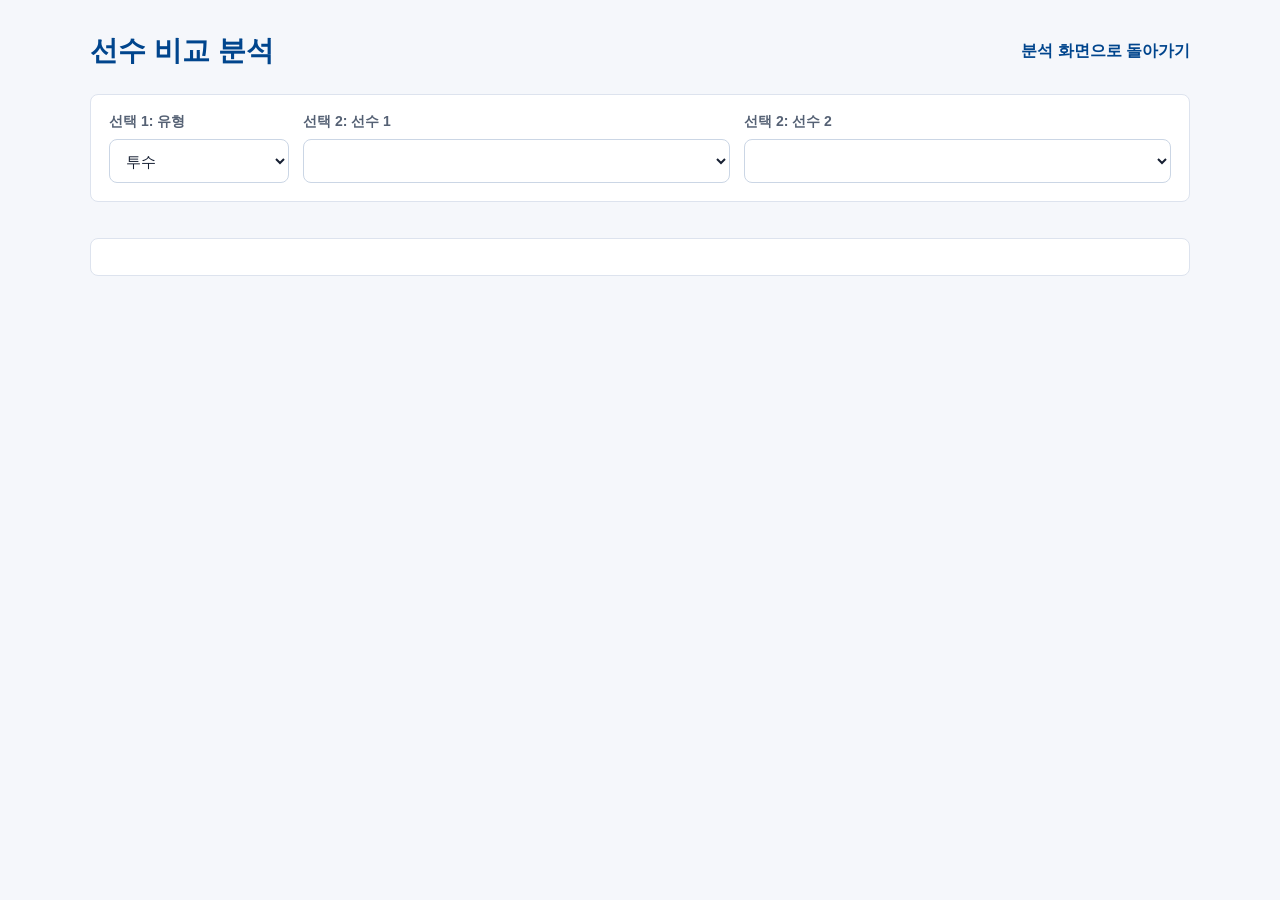
<file: templates/compare.html>
<!DOCTYPE html>
<html lang="ko">
<head>
    <meta charset="UTF-8">
    <meta name="viewport" content="width=device-width, initial-scale=1.0">
    <title>선수 비교 분석</title>
    <style>
        * { box-sizing: border-box; }
        body {
            margin: 0;
            min-height: 100vh;
            font-family: Arial, "Malgun Gothic", sans-serif;
            background: #f5f7fb;
            color: #172033;
        }
        .page {
            width: min(1100px, calc(100% - 32px));
            margin: 0 auto;
            padding: 32px 0;
        }
        .topbar {
            display: flex;
            justify-content: space-between;
            align-items: center;
            gap: 16px;
            margin-bottom: 24px;
        }
        h1 {
            margin: 0;
            color: #00458d;
            font-size: 28px;
        }
        a {
            color: #00458d;
            font-weight: 700;
            text-decoration: none;
        }
        .controls {
            display: grid;
            grid-template-columns: 180px 1fr 1fr;
            gap: 14px;
            padding: 18px;
            background: #ffffff;
            border: 1px solid #dde3ee;
            border-radius: 8px;
            margin-bottom: 18px;
        }
        label {
            display: block;
            margin-bottom: 8px;
            color: #556174;
            font-size: 14px;
            font-weight: 700;
        }
        select {
            width: 100%;
            min-height: 44px;
            border: 1px solid #cbd6e5;
            border-radius: 8px;
            padding: 0 12px;
            background: #ffffff;
            color: #172033;
            font-size: 15px;
        }
        .compare-grid {
            display: grid;
            grid-template-columns: 1fr 1fr;
            gap: 18px;
        }
        .player-column {
            background: #ffffff;
            border: 1px solid #dde3ee;
            border-radius: 8px;
            overflow: hidden;
        }
        .player-header {
            padding: 18px;
            background: #00458d;
            color: #ffffff;
        }
        .player-name {
            margin: 0 0 4px;
            font-size: 22px;
            font-weight: 800;
        }
        .player-team {
            opacity: 0.9;
            font-size: 14px;
        }
        .stat-row {
            display: grid;
            grid-template-columns: 1fr auto;
            gap: 16px;
            padding: 13px 18px;
            border-top: 1px solid #eef2f7;
        }
        .stat-label {
            color: #556174;
            font-weight: 700;
        }
        .stat-value {
            color: #00458d;
            font-weight: 800;
        }
        .better {
            color: #0b7a3b;
        }
        .summary {
            margin-top: 18px;
            padding: 18px;
            background: #ffffff;
            border: 1px solid #dde3ee;
            border-radius: 8px;
            line-height: 1.7;
        }
        @media (max-width: 760px) {
            .topbar {
                align-items: flex-start;
                flex-direction: column;
            }
            .controls,
            .compare-grid {
                grid-template-columns: 1fr;
            }
        }
    </style>
</head>
<body>
    <div class="page">
        <div class="topbar">
            <h1>선수 비교 분석</h1>
            <a href="/">분석 화면으로 돌아가기</a>
        </div>

        <section class="controls" aria-label="선수 비교 선택">
            <div>
                <label for="player-type">선택 1: 유형</label>
                <select id="player-type">
                    <option value="pitchers">투수</option>
                    <option value="batters">타자</option>
                </select>
            </div>
            <div>
                <label for="player-one">선택 2: 선수 1</label>
                <select id="player-one"></select>
            </div>
            <div>
                <label for="player-two">선택 2: 선수 2</label>
                <select id="player-two"></select>
            </div>
        </section>

        <section class="compare-grid" id="compare-grid"></section>
        <section class="summary" id="summary"></section>
    </div>

    <script>
        const players = {{ players | tojson }};
        const typeSelect = document.getElementById("player-type");
        const playerOneSelect = document.getElementById("player-one");
        const playerTwoSelect = document.getElementById("player-two");
        const compareGrid = document.getElementById("compare-grid");
        const summary = document.getElementById("summary");

        const statKeys = {
            pitchers: ["ERA", "W", "SV", "HLD", "WHIP", "K", "WAR"],
            batters: ["AVG", "HR", "RBI", "SB", "OBP", "OPS", "WAR"]
        };
        const statNames = {
            ERA: "평균자책점",
            W: "승리",
            SV: "세이브",
            HLD: "홀드",
            WHIP: "WHIP",
            K: "탈삼진",
            WAR: "WAR",
            AVG: "타율",
            HR: "홈런",
            RBI: "타점",
            SB: "도루",
            OBP: "출루율",
            OPS: "OPS"
        };
        const lowerIsBetter = new Set(["ERA", "WHIP"]);

        function currentList() {
            return players[typeSelect.value] || [];
        }

        function optionLabel(player) {
            return `${player.name} (${player.team})`;
        }

        function fillPlayerOptions() {
            const list = currentList();
            const options = list.map((player, index) => `<option value="${index}">${optionLabel(player)}</option>`).join("");
            playerOneSelect.innerHTML = options;
            playerTwoSelect.innerHTML = options;
            playerOneSelect.value = "0";
            playerTwoSelect.value = list.length > 1 ? "1" : "0";
            renderCompare();
        }

        function isBetter(key, a, b) {
            if (a === undefined || b === undefined || a === b) return false;
            return lowerIsBetter.has(key) ? Number(a) < Number(b) : Number(a) > Number(b);
        }

        function formatStat(key, value) {
            if (value === undefined) return "-";
            return `${statNames[key] || key} ${value}`;
        }

        function getStatGap(key, a, b) {
            const left = Number(a);
            const right = Number(b);
            if (!Number.isFinite(left) || !Number.isFinite(right) || left === right) return 0;
            const base = Math.max(Math.abs(left), Math.abs(right), 1);
            return Math.abs(left - right) / base;
        }

        function buildStrengthList(player, other, keys) {
            return keys
                .filter((key) => isBetter(key, player[key], other[key]))
                .sort((a, b) => getStatGap(b, player[b], other[b]) - getStatGap(a, player[a], other[a]))
                .slice(0, 3)
                .map((key) => formatStat(key, player[key]));
        }

        function buildCompareSummary(playerOne, playerTwo, keys) {
            if (playerOne === playerTwo) {
                return "같은 선수를 선택했습니다. 서로 다른 두 선수를 선택하면 기록 차이를 비교할 수 있습니다.";
            }

            const oneStrengths = buildStrengthList(playerOne, playerTwo, keys);
            const twoStrengths = buildStrengthList(playerTwo, playerOne, keys);
            const closeStats = keys
                .filter((key) => !isBetter(key, playerOne[key], playerTwo[key]) && !isBetter(key, playerTwo[key], playerOne[key]))
                .map((key) => statNames[key] || key);

            const onePart = oneStrengths.length
                ? `${playerOne.name}은 ${oneStrengths.join(", ")}에서 강점이 보입니다.`
                : `${playerOne.name}이 뚜렷하게 앞서는 공통 지표는 많지 않습니다.`;
            const twoPart = twoStrengths.length
                ? `${playerTwo.name}은 ${twoStrengths.join(", ")}에서 앞섭니다.`
                : `${playerTwo.name}이 뚜렷하게 앞서는 공통 지표는 많지 않습니다.`;
            const balancePart = closeStats.length
                ? ` ${closeStats.join(", ")}은 두 선수 기록이 같거나 비교 차이가 거의 없습니다.`
                : "";

            return `${playerOne.name} vs ${playerTwo.name}: ${onePart} ${twoPart}${balancePart}`;
        }

        function renderPlayerCard(player, other) {
            const rows = statKeys[typeSelect.value]
                .filter((key) => player[key] !== undefined || other[key] !== undefined)
                .map((key) => {
                    const value = player[key] ?? "-";
                    const className = isBetter(key, player[key], other[key]) ? "stat-value better" : "stat-value";
                    return `
                        <div class="stat-row">
                            <span class="stat-label">${key}</span>
                            <span class="${className}">${value}</span>
                        </div>
                    `;
                })
                .join("");

            return `
                <article class="player-column">
                    <div class="player-header">
                        <p class="player-name">${player.name}</p>
                        <div class="player-team">${player.team}</div>
                    </div>
                    ${rows}
                </article>
            `;
        }

        function renderCompare() {
            const list = currentList();
            const playerOne = list[Number(playerOneSelect.value)] || list[0];
            const playerTwo = list[Number(playerTwoSelect.value)] || list[1] || list[0];

            if (!playerOne || !playerTwo) {
                compareGrid.innerHTML = "";
                summary.textContent = "비교할 선수가 없습니다.";
                return;
            }

            compareGrid.innerHTML = renderPlayerCard(playerOne, playerTwo) + renderPlayerCard(playerTwo, playerOne);

            const keys = statKeys[typeSelect.value].filter((key) => playerOne[key] !== undefined && playerTwo[key] !== undefined);
            summary.textContent = buildCompareSummary(playerOne, playerTwo, keys);
        }

        typeSelect.addEventListener("change", fillPlayerOptions);
        playerOneSelect.addEventListener("change", renderCompare);
        playerTwoSelect.addEventListener("change", renderCompare);

        fillPlayerOptions();
    </script>
</body>
</html>
</file>
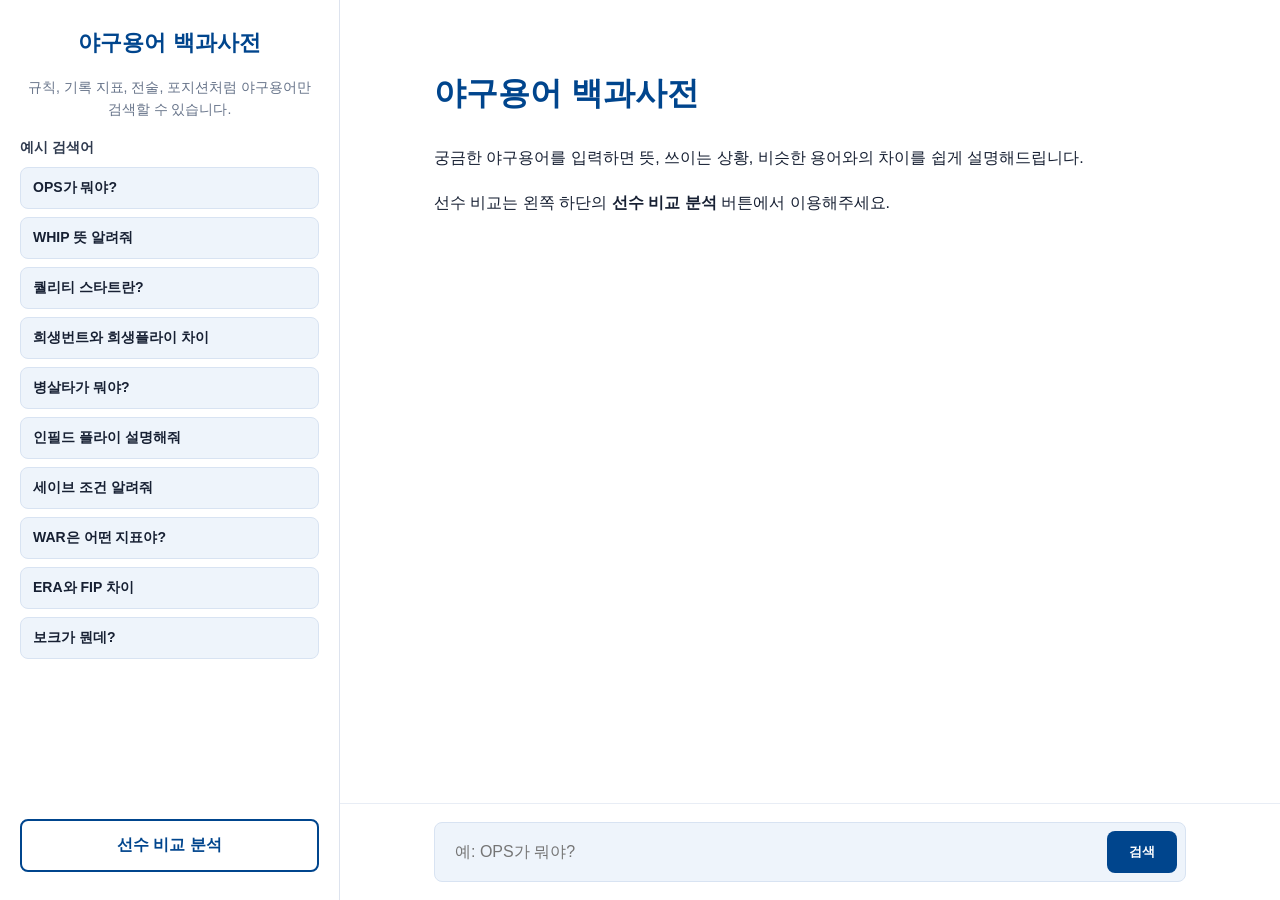
<file: templates/dict.html>
<!DOCTYPE html>
<html lang="ko">
<head>
    <meta charset="UTF-8">
    <meta name="viewport" content="width=device-width, initial-scale=1.0">
    <title>야구용어 백과사전</title>
    <style>
        * { box-sizing: border-box; }
        body {
            margin: 0;
            height: 100vh;
            display: flex;
            font-family: Arial, "Malgun Gothic", sans-serif;
            background: #f5f7fb;
            color: #172033;
            overflow: hidden;
        }
        .sidebar {
            width: 340px;
            padding: 28px 20px;
            background: #ffffff;
            border-right: 1px solid #dde3ee;
            display: flex;
            flex-direction: column;
            gap: 18px;
        }
        .sidebar h2 {
            margin: 0;
            color: #00458d;
            font-size: 22px;
            text-align: center;
        }
        .sidebar-subtitle {
            margin: 0;
            color: #667389;
            line-height: 1.6;
            text-align: center;
            font-size: 14px;
        }
        .example-panel {
            min-height: 0;
            overflow-y: auto;
        }
        .example-title {
            display: block;
            margin-bottom: 10px;
            color: #303b4f;
            font-size: 14px;
            font-weight: 800;
        }
        .example-list {
            display: grid;
            gap: 8px;
        }
        .example-btn {
            width: 100%;
            min-height: 42px;
            padding: 9px 12px;
            border: 1px solid #d8e3f2;
            border-radius: 8px;
            background: #eef4fb;
            color: #172033;
            text-align: left;
            font-size: 14px;
            cursor: pointer;
        }
        .example-btn:hover {
            border-color: #00458d;
            color: #00458d;
        }
        .compare-btn {
            margin-top: auto;
            display: block;
            padding: 14px;
            border: 2px solid #00458d;
            border-radius: 8px;
            color: #00458d;
            text-align: center;
            text-decoration: none;
            font-weight: 700;
        }
        .compare-btn:hover {
            background: #00458d;
            color: #ffffff;
        }
        .main-container {
            flex: 1;
            min-width: 0;
            display: flex;
            flex-direction: column;
            background: #ffffff;
        }
        #answer-container {
            flex: 1;
            overflow-y: auto;
            padding: 44px 10%;
        }
        #answer {
            max-width: 860px;
            margin: 0 auto;
            line-height: 1.8;
            font-size: 16px;
        }
        #answer h1,
        #answer h2,
        #answer h3 {
            color: #00458d;
        }
        .input-area {
            padding: 18px 10%;
            border-top: 1px solid #e8edf5;
        }
        .input-box {
            max-width: 860px;
            margin: 0 auto;
            background: #eef4fb;
            border: 1px solid #d8e3f2;
            border-radius: 8px;
            padding: 8px;
            display: flex;
            gap: 8px;
        }
        input {
            flex: 1;
            min-width: 0;
            border: 0;
            outline: 0;
            padding: 12px;
            font-size: 16px;
            background: transparent;
        }
        button {
            border: 0;
            border-radius: 8px;
            padding: 0 22px;
            background: #00458d;
            color: #ffffff;
            font-weight: 700;
            cursor: pointer;
        }
        button:disabled {
            opacity: 0.65;
            cursor: wait;
        }
        @media (max-width: 760px) {
            body {
                height: auto;
                min-height: 100vh;
                flex-direction: column;
                overflow: auto;
            }
            .sidebar {
                width: 100%;
                border-right: 0;
                border-bottom: 1px solid #dde3ee;
            }
            .example-list {
                grid-template-columns: repeat(2, minmax(0, 1fr));
            }
        }
    </style>
</head>
<body>
    <aside class="sidebar">
        <h2>야구용어 백과사전</h2>
        <p class="sidebar-subtitle">규칙, 기록 지표, 전술, 포지션처럼 야구용어만 검색할 수 있습니다.</p>

        <div class="example-panel">
            <span class="example-title">예시 검색어</span>
            <div class="example-list">
                <button class="example-btn" type="button">OPS가 뭐야?</button>
                <button class="example-btn" type="button">WHIP 뜻 알려줘</button>
                <button class="example-btn" type="button">퀄리티 스타트란?</button>
                <button class="example-btn" type="button">희생번트와 희생플라이 차이</button>
                <button class="example-btn" type="button">병살타가 뭐야?</button>
                <button class="example-btn" type="button">인필드 플라이 설명해줘</button>
                <button class="example-btn" type="button">세이브 조건 알려줘</button>
                <button class="example-btn" type="button">WAR은 어떤 지표야?</button>
                <button class="example-btn" type="button">ERA와 FIP 차이</button>
                <button class="example-btn" type="button">보크가 뭔데?</button>
            </div>
        </div>

        <a href="/compare" class="compare-btn">선수 비교 분석</a>
    </aside>

    <main class="main-container">
        <div id="answer-container">
            <div id="answer">
                <h1>야구용어 백과사전</h1>
                <p>궁금한 야구용어를 입력하면 뜻, 쓰이는 상황, 비슷한 용어와의 차이를 쉽게 설명해드립니다.</p>
                <p>선수 비교는 왼쪽 하단의 <b>선수 비교 분석</b> 버튼에서 이용해주세요.</p>
            </div>
        </div>
        <div class="input-area">
            <div class="input-box">
                <input type="text" id="question" placeholder="예: OPS가 뭐야?">
                <button id="send-button" type="button">검색</button>
            </div>
        </div>
    </main>

    <script>
        const input = document.getElementById("question");
        const sendButton = document.getElementById("send-button");
        const answer = document.getElementById("answer");
        const examples = document.querySelectorAll(".example-btn");

        async function readJsonResponse(response) {
            const text = await response.text();
            if (!text) {
                throw new Error(`서버가 빈 응답을 반환했습니다. (${response.status})`);
            }

            try {
                return JSON.parse(text);
            } catch (error) {
                throw new Error(`서버 응답이 JSON 형식이 아닙니다. (${response.status})`);
            }
        }

        async function sendQuestion() {
            const question = input.value.trim();
            if (!question) return;

            answer.innerHTML = "<b>검색 중입니다...</b>";
            sendButton.disabled = true;

            try {
                const isStaticPage =
                    window.location.protocol === "file:" ||
                    window.location.port === "5500" ||
                    window.location.hostname.endsWith("github.io");
                if (isStaticPage) {
                    throw new Error("Flask 서버로 접속해야 검색할 수 있습니다. python app.py를 실행한 뒤 http://127.0.0.1:5000 주소로 접속해 주세요.");
                }

                const response = await fetch("/ask", {
                    method: "POST",
                    headers: { "Content-Type": "application/json" },
                    body: JSON.stringify({ question })
                });
                const data = await readJsonResponse(response);
                answer.innerHTML = data.answer || "답변이 비어 있습니다.";
            } catch (e) {
                const isFetchFailure = e instanceof TypeError && e.message === "Failed to fetch";
                answer.textContent = isFetchFailure
                    ? "오류 발생: Flask 서버에 연결할 수 없습니다. python app.py를 실행한 뒤 http://127.0.0.1:5000 주소로 접속해 주세요."
                    : `오류 발생: ${e.message}`;
            } finally {
                sendButton.disabled = false;
                input.value = "";
                input.focus();
            }
        }

        examples.forEach((button) => {
            button.addEventListener("click", () => {
                input.value = button.textContent.trim();
                input.focus();
            });
        });

        sendButton.addEventListener("click", sendQuestion);
        input.addEventListener("keydown", (event) => {
            if (event.key === "Enter") sendQuestion();
        });
    </script>
</body>
</html>
</file>
